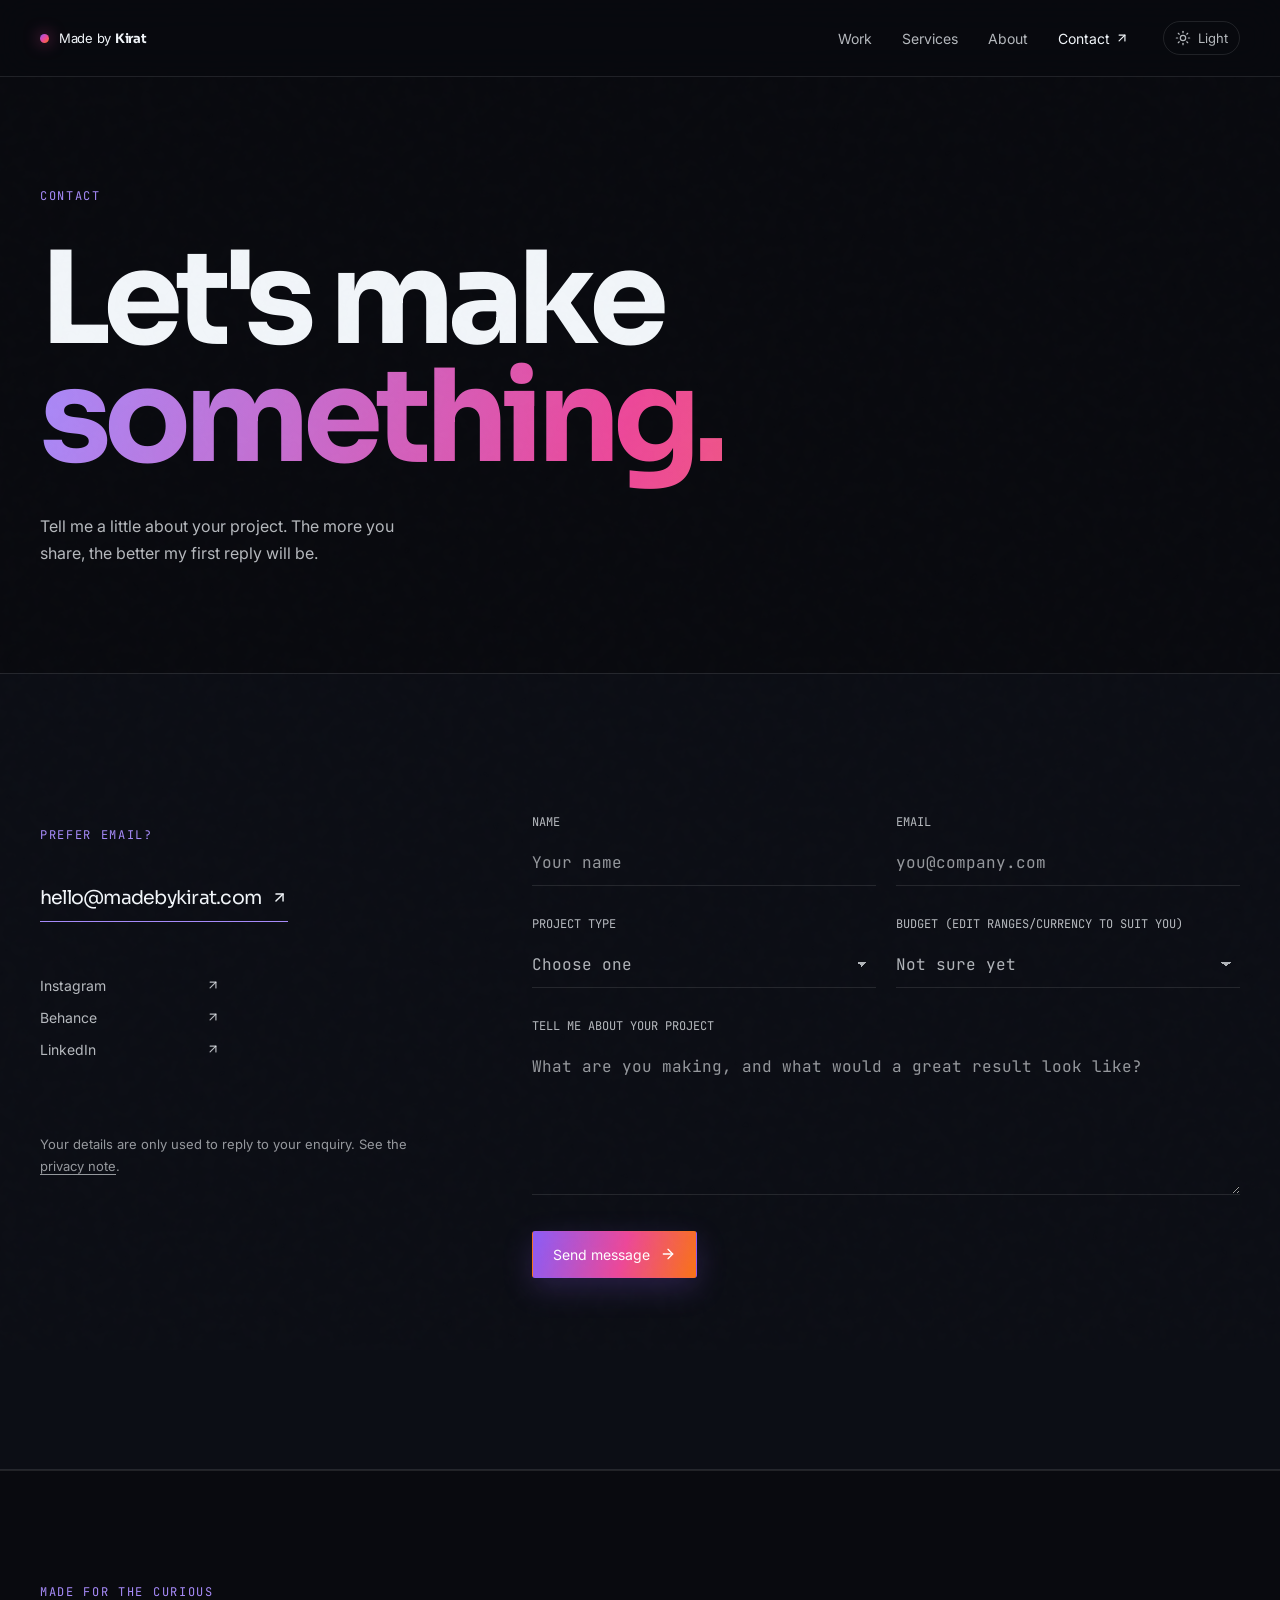
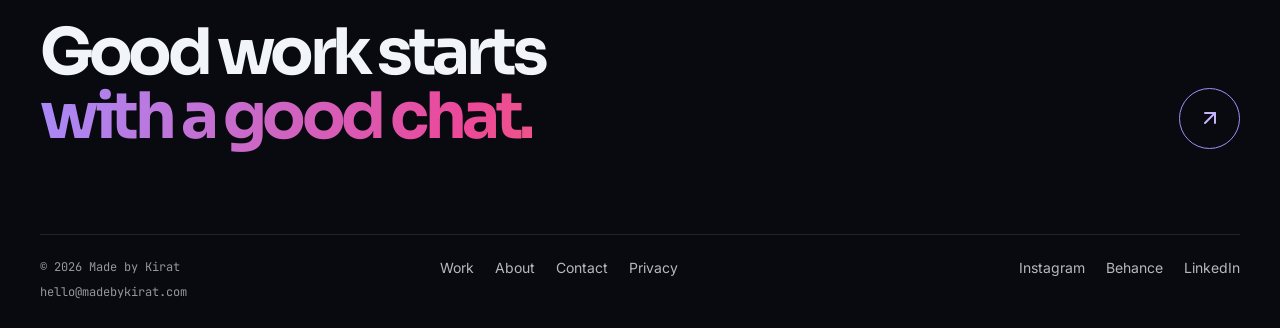
<file: contact.html>
<!DOCTYPE html>
<html lang="en" class="dark">
<head>
  <meta charset="UTF-8">
  <meta name="viewport" content="width=device-width, initial-scale=1.0">
  <title>Contact — Made by Kirat</title>
  <meta name="description" content="Start a project with Made by Kirat — branding, design, motion, video and marketing.">
  <meta name="theme-color" content="#090a0f">

  <!-- TODO: replace YOUR-DOMAIN.com with your real domain -->
  <link rel="canonical" href="https://YOUR-DOMAIN.com/contact.html">
  <meta property="og:title" content="Contact — Made by Kirat">
  <meta property="og:description" content="Start a project with Made by Kirat — branding, design, motion, video and marketing.">
  <meta property="og:type" content="website">
  <meta property="og:url" content="https://YOUR-DOMAIN.com/contact.html">
  <meta property="og:image" content="https://YOUR-DOMAIN.com/og-image.png">
  <meta name="twitter:card" content="summary_large_image">

  <link rel="icon" type="image/svg+xml" href="favicon.svg">
  <link rel="icon" href="favicon.ico" sizes="any">
  <link rel="apple-touch-icon" sizes="180x180" href="apple-touch-icon.png">

  <link rel="preconnect" href="https://fonts.googleapis.com">
  <link rel="preconnect" href="https://fonts.gstatic.com" crossorigin>
  <link href="https://fonts.googleapis.com/css2?family=Inter:wght@100..900&family=JetBrains+Mono:wght@100..800&family=Sora:wght@100..800&display=swap" rel="stylesheet">
  <link rel="stylesheet" href="styles.css">

  <script>
    document.documentElement.classList.add('js');
    try { if (localStorage.getItem('mbk-theme') === 'light') document.documentElement.classList.remove('dark'); } catch (e) {}
  </script>
</head>
<body>
  <a class="skip-link" href="#main">Skip to content</a>
  <div class="portfolio-app">
    <div class="custom-cursor" aria-hidden="true"></div>

    <header class="site-header" id="site-header">
      <div class="container-wide nav-inner">
        <a class="brand-mark" data-cursor="hover" href="index.html">
          <span class="brand-dot"></span>
          <span>Made by <strong>Kirat</strong></span>
        </a>
        <nav class="desktop-nav" aria-label="Primary navigation">
          <a data-cursor="hover" href="index.html#work">Work</a>
          <a data-cursor="hover" href="index.html#services">Services</a>
          <a data-cursor="hover" href="index.html#about">About</a>
          <a data-cursor="hover" href="contact.html">Contact <svg xmlns="http://www.w3.org/2000/svg" width="14" height="14" viewBox="0 0 24 24" fill="none" stroke="currentColor" stroke-width="2" stroke-linecap="round" stroke-linejoin="round" aria-hidden="true"><path d="M7 7h10v10"/><path d="M7 17 17 7"/></svg></a>
        </nav>
        <div class="nav-actions">
          <button type="button" class="theme-toggle" id="theme-toggle" data-cursor="hover" aria-label="Switch to light theme">
            <svg class="icon-sun" xmlns="http://www.w3.org/2000/svg" width="16" height="16" viewBox="0 0 24 24" fill="none" stroke="currentColor" stroke-width="1.8" stroke-linecap="round" stroke-linejoin="round" aria-hidden="true"><circle cx="12" cy="12" r="4"/><path d="M12 2v2"/><path d="M12 20v2"/><path d="m4.93 4.93 1.41 1.41"/><path d="m17.66 17.66 1.41 1.41"/><path d="M2 12h2"/><path d="M20 12h2"/><path d="m6.34 17.66-1.41 1.41"/><path d="m19.07 4.93-1.41 1.41"/></svg>
            <svg class="icon-moon" xmlns="http://www.w3.org/2000/svg" width="16" height="16" viewBox="0 0 24 24" fill="none" stroke="currentColor" stroke-width="1.8" stroke-linecap="round" stroke-linejoin="round" aria-hidden="true"><path d="M12 3a6 6 0 0 0 9 9 9 9 0 1 1-9-9Z"/></svg>
            <span class="theme-label">Light</span>
          </button>
          <button type="button" class="mobile-menu-button" id="mobile-menu-toggle" data-cursor="hover" aria-label="Open menu" aria-expanded="false" aria-controls="mobile-nav">
            <svg xmlns="http://www.w3.org/2000/svg" width="20" height="20" viewBox="0 0 24 24" fill="none" stroke="currentColor" stroke-width="2" stroke-linecap="round" stroke-linejoin="round" aria-hidden="true"><path d="M4 5h16"/><path d="M4 12h16"/><path d="M4 19h16"/></svg>
          </button>
        </div>
      </div>
      <nav class="mobile-nav" id="mobile-nav" aria-label="Mobile navigation" hidden>
        <a href="index.html#work">Work
          <svg xmlns="http://www.w3.org/2000/svg" width="18" height="18" viewBox="0 0 24 24" fill="none" stroke="currentColor" stroke-width="2" stroke-linecap="round" stroke-linejoin="round" aria-hidden="true"><path d="M5 12h14"/><path d="m12 5 7 7-7 7"/></svg>
        </a>
        <a href="index.html#services">Services
          <svg xmlns="http://www.w3.org/2000/svg" width="18" height="18" viewBox="0 0 24 24" fill="none" stroke="currentColor" stroke-width="2" stroke-linecap="round" stroke-linejoin="round" aria-hidden="true"><path d="M5 12h14"/><path d="m12 5 7 7-7 7"/></svg>
        </a>
        <a href="index.html#about">About
          <svg xmlns="http://www.w3.org/2000/svg" width="18" height="18" viewBox="0 0 24 24" fill="none" stroke="currentColor" stroke-width="2" stroke-linecap="round" stroke-linejoin="round" aria-hidden="true"><path d="M5 12h14"/><path d="m12 5 7 7-7 7"/></svg>
        </a>
        <a href="contact.html">Contact
          <svg xmlns="http://www.w3.org/2000/svg" width="18" height="18" viewBox="0 0 24 24" fill="none" stroke="currentColor" stroke-width="2" stroke-linecap="round" stroke-linejoin="round" aria-hidden="true"><path d="M5 12h14"/><path d="m12 5 7 7-7 7"/></svg>
        </a>
      </nav>
    </header>

    <main id="main">
      <section class="contact-hero">
        <div class="container-wide">
          <div data-reveal>
            <p class="eyebrow">Contact</p>
            <h1>Let's make<br><span class="gradient-text">something.</span></h1>
            <p class="contact-intro">Tell me a little about your project. The more you share, the better my first reply will be.</p>
          </div>
        </div>
      </section>

      <section class="section-pad contact-form-section">
        <div class="container-wide contact-grid">
          <div data-reveal>
            <p class="eyebrow">Prefer email?</p>
            <a class="contact-email" data-cursor="hover" href="mailto:hello@madebykirat.com">hello@madebykirat.com <svg xmlns="http://www.w3.org/2000/svg" width="17" height="17" viewBox="0 0 24 24" fill="none" stroke="currentColor" stroke-width="2" stroke-linecap="round" stroke-linejoin="round" aria-hidden="true"><path d="M7 7h10v10"/><path d="M7 17 17 7"/></svg></a>
            <div class="contact-social-list">
              <a data-cursor="hover" href="https://instagram.com/" target="_blank" rel="noreferrer">Instagram <svg xmlns="http://www.w3.org/2000/svg" width="14" height="14" viewBox="0 0 24 24" fill="none" stroke="currentColor" stroke-width="2" stroke-linecap="round" stroke-linejoin="round" aria-hidden="true"><path d="M7 7h10v10"/><path d="M7 17 17 7"/></svg></a>
              <a data-cursor="hover" href="https://behance.net/" target="_blank" rel="noreferrer">Behance <svg xmlns="http://www.w3.org/2000/svg" width="14" height="14" viewBox="0 0 24 24" fill="none" stroke="currentColor" stroke-width="2" stroke-linecap="round" stroke-linejoin="round" aria-hidden="true"><path d="M7 7h10v10"/><path d="M7 17 17 7"/></svg></a>
              <a data-cursor="hover" href="https://linkedin.com/" target="_blank" rel="noreferrer">LinkedIn <svg xmlns="http://www.w3.org/2000/svg" width="14" height="14" viewBox="0 0 24 24" fill="none" stroke="currentColor" stroke-width="2" stroke-linecap="round" stroke-linejoin="round" aria-hidden="true"><path d="M7 7h10v10"/><path d="M7 17 17 7"/></svg></a>
            </div>
            <p class="contact-note">Your details are only used to reply to your enquiry. See the <a href="privacy.html" style="border-bottom:1px solid currentColor">privacy note</a>.</p>
          </div>

          <!-- TODO: create a free form at formspree.io and replace YOUR_FORM_ID below.
               Until then, submitting opens the visitor's email app with the message filled in. -->
          <form class="contact-form" id="contact-form" action="https://formspree.io/f/YOUR_FORM_ID" method="POST" data-fallback-email="hello@madebykirat.com" data-reveal style="--reveal-delay: 100ms">
            <div class="form-row">
              <label>Name
                <input type="text" name="name" placeholder="Your name" autocomplete="name" required>
              </label>
              <label>Email
                <input type="email" name="email" placeholder="you@company.com" autocomplete="email" required>
              </label>
            </div>
            <div class="form-row">
              <label>Project type
                <select name="project_type" required>
                  <option value="" disabled selected>Choose one</option>
                  <option>Branding</option>
                  <option>Graphic design</option>
                  <option>Motion / Animation</option>
                  <option>Video editing</option>
                  <option>Digital marketing</option>
                  <option>Something else</option>
                </select>
              </label>
              <label>Budget (edit ranges/currency to suit you)
                <select name="budget">
                  <option value="Not sure yet" selected>Not sure yet</option>
                  <option>Under $1,000</option>
                  <option>$1,000 – $3,000</option>
                  <option>$3,000 – $10,000</option>
                  <option>$10,000+</option>
                </select>
              </label>
            </div>
            <label>Tell me about your project
              <textarea name="message" rows="6" placeholder="What are you making, and what would a great result look like?" required></textarea>
            </label>
            <div class="honeypot" aria-hidden="true"><label>Leave this empty <input type="text" name="_gotcha" tabindex="-1" autocomplete="off"></label></div>
            <button type="submit" class="button-primary submit-button" data-cursor="hover">Send message <svg xmlns="http://www.w3.org/2000/svg" width="16" height="16" viewBox="0 0 24 24" fill="none" stroke="currentColor" stroke-width="2" stroke-linecap="round" stroke-linejoin="round" aria-hidden="true"><path d="M5 12h14"/><path d="m12 5 7 7-7 7"/></svg></button>
            <p class="form-status" id="form-status" role="status" aria-live="polite"></p>
          </form>
        </div>
      </section>
    </main>

    <footer class="site-footer">
      <div class="container-wide footer-top">
        <div>
          <p class="eyebrow">Made for the curious</p>
          <h2>Good work starts<br><span class="gradient-text">with a good chat.</span></h2>
        </div>
        <a class="circle-arrow" data-cursor="hover" aria-label="Go to contact page" href="contact.html">
          <svg xmlns="http://www.w3.org/2000/svg" width="24" height="24" viewBox="0 0 24 24" fill="none" stroke="currentColor" stroke-width="2" stroke-linecap="round" stroke-linejoin="round" aria-hidden="true"><path d="M7 7h10v10"/><path d="M7 17 17 7"/></svg>
        </a>
      </div>
      <div class="container-wide footer-bottom">
        <span class="footer-copyright">© <span id="year">2026</span> Made by Kirat</span>
        <div class="footer-links">
          <a data-cursor="hover" href="index.html#work">Work</a>
          <a data-cursor="hover" href="index.html#about">About</a>
          <a data-cursor="hover" href="contact.html">Contact</a>
          <a data-cursor="hover" href="privacy.html">Privacy</a>
        </div>
        <div class="footer-socials">
          <a href="https://instagram.com/" target="_blank" rel="noreferrer" data-cursor="hover">Instagram</a>
          <a href="https://behance.net/" target="_blank" rel="noreferrer" data-cursor="hover">Behance</a>
          <a href="https://linkedin.com/" target="_blank" rel="noreferrer" data-cursor="hover">LinkedIn</a>
        </div>
      </div>
      <div class="container-wide footer-email">
        <a href="mailto:hello@madebykirat.com" data-cursor="hover">hello@madebykirat.com</a>
      </div>
    </footer>
  </div>

  <script src="script.js"></script>
</body>
</html>
</file>
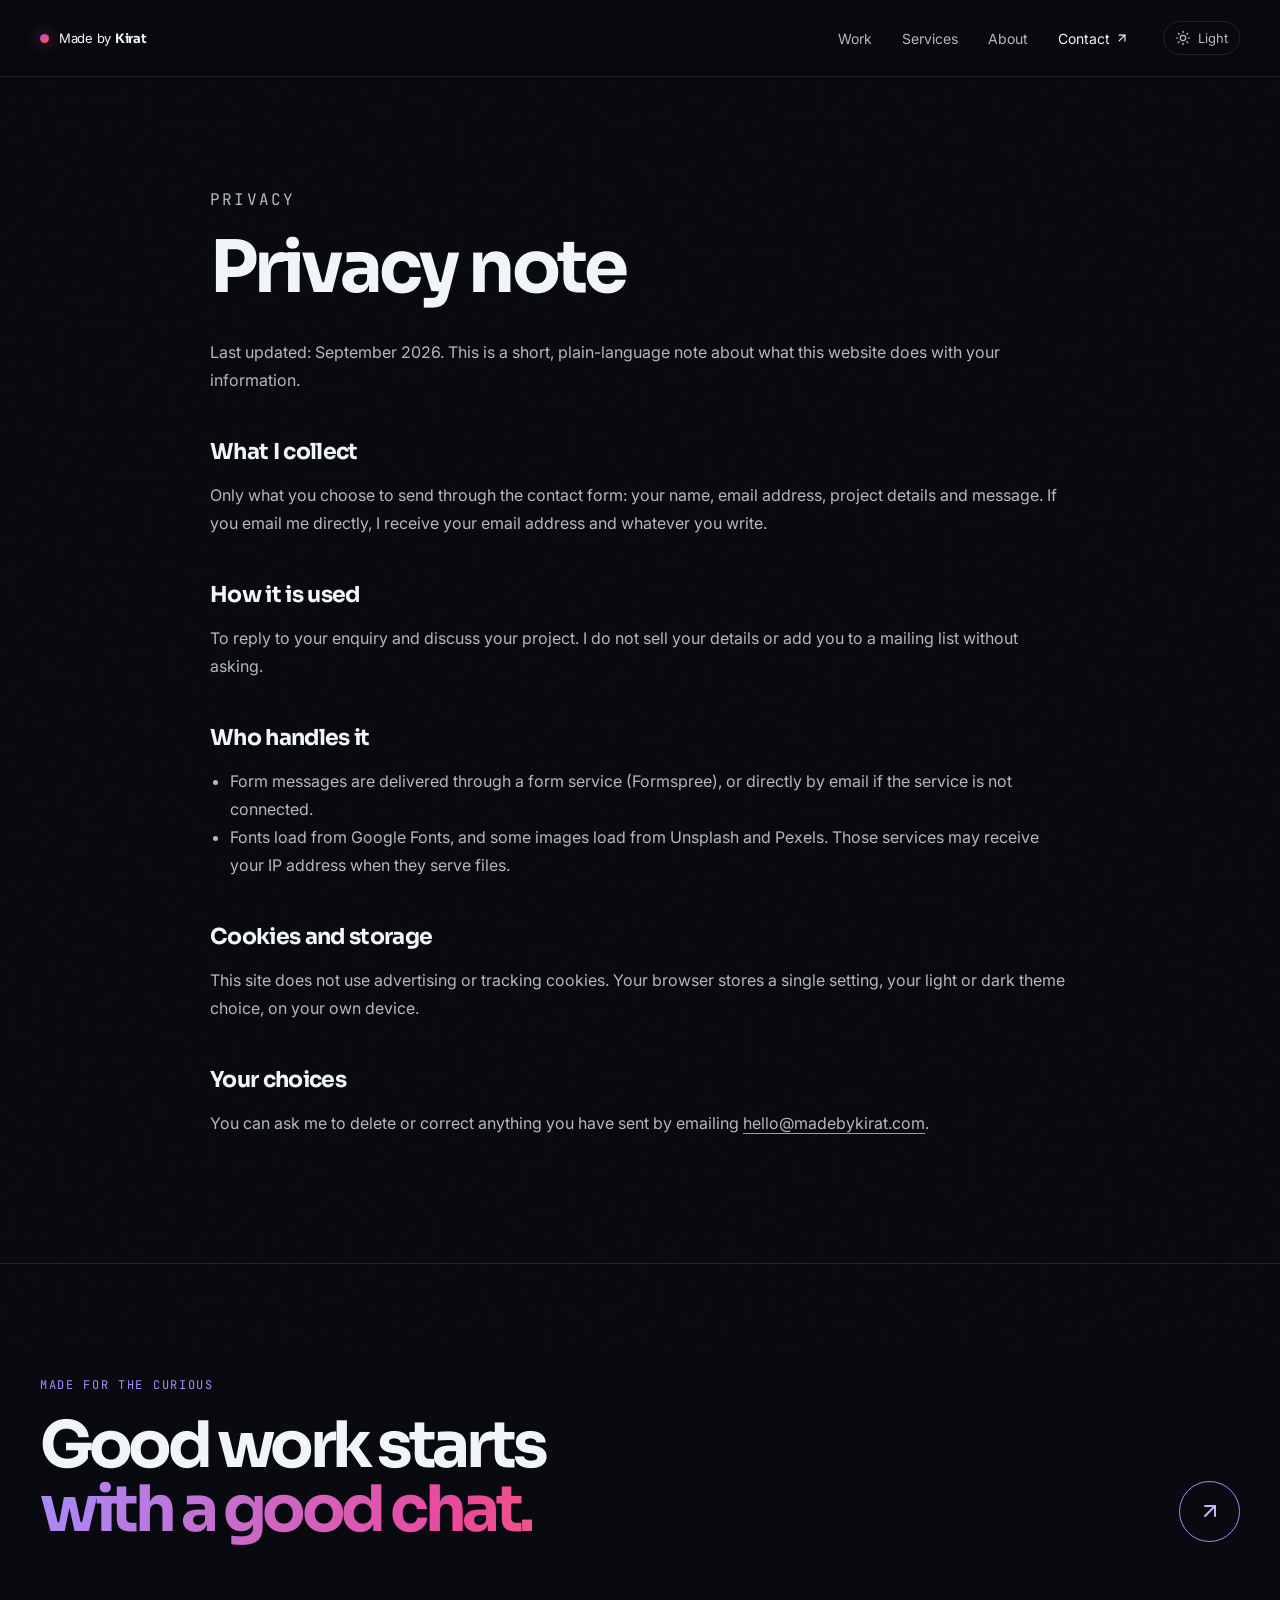
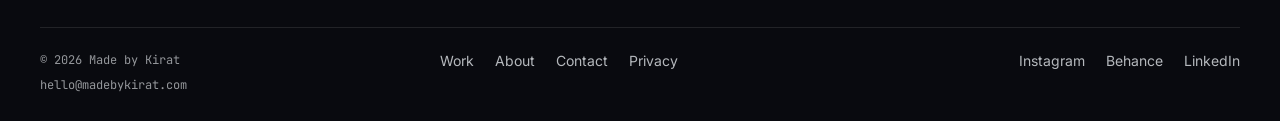
<file: privacy.html>
<!DOCTYPE html>
<html lang="en" class="dark">
<head>
  <meta charset="UTF-8">
  <meta name="viewport" content="width=device-width, initial-scale=1.0">
  <title>Privacy — Made by Kirat</title>
  <meta name="description" content="How Made by Kirat handles your information.">
  <meta name="theme-color" content="#090a0f">

  <!-- TODO: replace YOUR-DOMAIN.com with your real domain -->
  <link rel="canonical" href="https://YOUR-DOMAIN.com/privacy.html">
  <meta property="og:title" content="Privacy — Made by Kirat">
  <meta property="og:description" content="How Made by Kirat handles your information.">
  <meta property="og:type" content="website">
  <meta property="og:url" content="https://YOUR-DOMAIN.com/privacy.html">
  <meta property="og:image" content="https://YOUR-DOMAIN.com/og-image.png">
  <meta name="twitter:card" content="summary_large_image">

  <link rel="icon" type="image/svg+xml" href="favicon.svg">
  <link rel="icon" href="favicon.ico" sizes="any">
  <link rel="apple-touch-icon" sizes="180x180" href="apple-touch-icon.png">

  <link rel="preconnect" href="https://fonts.googleapis.com">
  <link rel="preconnect" href="https://fonts.gstatic.com" crossorigin>
  <link href="https://fonts.googleapis.com/css2?family=Inter:wght@100..900&family=JetBrains+Mono:wght@100..800&family=Sora:wght@100..800&display=swap" rel="stylesheet">
  <link rel="stylesheet" href="styles.css">

  <script>
    document.documentElement.classList.add('js');
    try { if (localStorage.getItem('mbk-theme') === 'light') document.documentElement.classList.remove('dark'); } catch (e) {}
  </script>
</head>
<body>
  <a class="skip-link" href="#main">Skip to content</a>
  <div class="portfolio-app">
    <div class="custom-cursor" aria-hidden="true"></div>

    <header class="site-header" id="site-header">
      <div class="container-wide nav-inner">
        <a class="brand-mark" data-cursor="hover" href="index.html">
          <span class="brand-dot"></span>
          <span>Made by <strong>Kirat</strong></span>
        </a>
        <nav class="desktop-nav" aria-label="Primary navigation">
          <a data-cursor="hover" href="index.html#work">Work</a>
          <a data-cursor="hover" href="index.html#services">Services</a>
          <a data-cursor="hover" href="index.html#about">About</a>
          <a data-cursor="hover" href="contact.html">Contact <svg xmlns="http://www.w3.org/2000/svg" width="14" height="14" viewBox="0 0 24 24" fill="none" stroke="currentColor" stroke-width="2" stroke-linecap="round" stroke-linejoin="round" aria-hidden="true"><path d="M7 7h10v10"/><path d="M7 17 17 7"/></svg></a>
        </nav>
        <div class="nav-actions">
          <button type="button" class="theme-toggle" id="theme-toggle" data-cursor="hover" aria-label="Switch to light theme">
            <svg class="icon-sun" xmlns="http://www.w3.org/2000/svg" width="16" height="16" viewBox="0 0 24 24" fill="none" stroke="currentColor" stroke-width="1.8" stroke-linecap="round" stroke-linejoin="round" aria-hidden="true"><circle cx="12" cy="12" r="4"/><path d="M12 2v2"/><path d="M12 20v2"/><path d="m4.93 4.93 1.41 1.41"/><path d="m17.66 17.66 1.41 1.41"/><path d="M2 12h2"/><path d="M20 12h2"/><path d="m6.34 17.66-1.41 1.41"/><path d="m19.07 4.93-1.41 1.41"/></svg>
            <svg class="icon-moon" xmlns="http://www.w3.org/2000/svg" width="16" height="16" viewBox="0 0 24 24" fill="none" stroke="currentColor" stroke-width="1.8" stroke-linecap="round" stroke-linejoin="round" aria-hidden="true"><path d="M12 3a6 6 0 0 0 9 9 9 9 0 1 1-9-9Z"/></svg>
            <span class="theme-label">Light</span>
          </button>
          <button type="button" class="mobile-menu-button" id="mobile-menu-toggle" data-cursor="hover" aria-label="Open menu" aria-expanded="false" aria-controls="mobile-nav">
            <svg xmlns="http://www.w3.org/2000/svg" width="20" height="20" viewBox="0 0 24 24" fill="none" stroke="currentColor" stroke-width="2" stroke-linecap="round" stroke-linejoin="round" aria-hidden="true"><path d="M4 5h16"/><path d="M4 12h16"/><path d="M4 19h16"/></svg>
          </button>
        </div>
      </div>
      <nav class="mobile-nav" id="mobile-nav" aria-label="Mobile navigation" hidden>
        <a href="index.html#work">Work
          <svg xmlns="http://www.w3.org/2000/svg" width="18" height="18" viewBox="0 0 24 24" fill="none" stroke="currentColor" stroke-width="2" stroke-linecap="round" stroke-linejoin="round" aria-hidden="true"><path d="M5 12h14"/><path d="m12 5 7 7-7 7"/></svg>
        </a>
        <a href="index.html#services">Services
          <svg xmlns="http://www.w3.org/2000/svg" width="18" height="18" viewBox="0 0 24 24" fill="none" stroke="currentColor" stroke-width="2" stroke-linecap="round" stroke-linejoin="round" aria-hidden="true"><path d="M5 12h14"/><path d="m12 5 7 7-7 7"/></svg>
        </a>
        <a href="index.html#about">About
          <svg xmlns="http://www.w3.org/2000/svg" width="18" height="18" viewBox="0 0 24 24" fill="none" stroke="currentColor" stroke-width="2" stroke-linecap="round" stroke-linejoin="round" aria-hidden="true"><path d="M5 12h14"/><path d="m12 5 7 7-7 7"/></svg>
        </a>
        <a href="contact.html">Contact
          <svg xmlns="http://www.w3.org/2000/svg" width="18" height="18" viewBox="0 0 24 24" fill="none" stroke="currentColor" stroke-width="2" stroke-linecap="round" stroke-linejoin="round" aria-hidden="true"><path d="M5 12h14"/><path d="m12 5 7 7-7 7"/></svg>
        </a>
      </nav>
    </header>

    <main id="main">
      <section class="prose-page">
        <div class="container-narrow" data-reveal>
          <p class="eyebrow">Privacy</p>
          <h1>Privacy note</h1>
          <p>Last updated: September 2026. This is a short, plain-language note about what this website does with your information.</p>

          <h2>What I collect</h2>
          <p>Only what you choose to send through the contact form: your name, email address, project details and message. If you email me directly, I receive your email address and whatever you write.</p>

          <h2>How it is used</h2>
          <p>To reply to your enquiry and discuss your project. I do not sell your details or add you to a mailing list without asking.</p>

          <h2>Who handles it</h2>
          <ul>
            <li>Form messages are delivered through a form service (Formspree), or directly by email if the service is not connected.</li>
            <li>Fonts load from Google Fonts, and some images load from Unsplash and Pexels. Those services may receive your IP address when they serve files.</li>
          </ul>

          <h2>Cookies and storage</h2>
          <p>This site does not use advertising or tracking cookies. Your browser stores a single setting, your light or dark theme choice, on your own device.</p>

          <h2>Your choices</h2>
          <p>You can ask me to delete or correct anything you have sent by emailing <a href="mailto:hello@madebykirat.com">hello@madebykirat.com</a>.</p>
        </div>
      </section>
    </main>

    <footer class="site-footer">
      <div class="container-wide footer-top">
        <div>
          <p class="eyebrow">Made for the curious</p>
          <h2>Good work starts<br><span class="gradient-text">with a good chat.</span></h2>
        </div>
        <a class="circle-arrow" data-cursor="hover" aria-label="Go to contact page" href="contact.html">
          <svg xmlns="http://www.w3.org/2000/svg" width="24" height="24" viewBox="0 0 24 24" fill="none" stroke="currentColor" stroke-width="2" stroke-linecap="round" stroke-linejoin="round" aria-hidden="true"><path d="M7 7h10v10"/><path d="M7 17 17 7"/></svg>
        </a>
      </div>
      <div class="container-wide footer-bottom">
        <span class="footer-copyright">© <span id="year">2026</span> Made by Kirat</span>
        <div class="footer-links">
          <a data-cursor="hover" href="index.html#work">Work</a>
          <a data-cursor="hover" href="index.html#about">About</a>
          <a data-cursor="hover" href="contact.html">Contact</a>
          <a data-cursor="hover" href="privacy.html">Privacy</a>
        </div>
        <div class="footer-socials">
          <a href="https://instagram.com/" target="_blank" rel="noreferrer" data-cursor="hover">Instagram</a>
          <a href="https://behance.net/" target="_blank" rel="noreferrer" data-cursor="hover">Behance</a>
          <a href="https://linkedin.com/" target="_blank" rel="noreferrer" data-cursor="hover">LinkedIn</a>
        </div>
      </div>
      <div class="container-wide footer-email">
        <a href="mailto:hello@madebykirat.com" data-cursor="hover">hello@madebykirat.com</a>
      </div>
    </footer>
  </div>

  <script src="script.js"></script>
</body>
</html>
</file>
<file: styles.css>
/* ==========================================================
   Made by Kirat — Creative studio
   styles.css
   Fonts (Sora, Inter, JetBrains Mono) are loaded from Google
   Fonts in index.html.
   ========================================================== */

html { font-family: "Inter", system-ui, -apple-system, "Segoe UI", sans-serif; scroll-behavior: smooth; background: var(--background); color: var(--foreground); }
* { border-color: var(--border); outline-color: var(--ring); }

:root { --background: #f8fafc; --foreground: #0f172a; --card: #ffffff; --muted: #edf2f7; --muted-foreground: #475569; --border: rgba(15, 23, 42, 0.12); --ring: #8b5cf6; }

.dark { --background: #090a0f; --foreground: #f1f5f9; --card: #12141d; --muted: #1a1d2b; --muted-foreground: #94a3b8; --border: rgba(255, 255, 255, 0.1); --ring: #a78bfa; }

@keyframes float-orb { 
  0%, 100% { transform: translate3d(0px, 0px, 0px) scale(1); }
  50% { transform: translate3d(20px, -24px, 0px) scale(1.08); }
}

@keyframes marquee { 
  0% { transform: translateX(0px); }
  100% { transform: translateX(-50%); }
}

@keyframes shimmer { 
  0% { background-position: 0% 50%; }
  100% { background-position: 200% 50%; }
}

@keyframes grain { 
  0%, 100% { transform: translate(0px, 0px); }
  25% { transform: translate(2%, -1%); }
  50% { transform: translate(-1%, 2%); }
  75% { transform: translate(1%, 1%); }
}

* { box-sizing: border-box; }

body { margin: 0px; min-width: 320px; background: var(--background); color: var(--foreground); font-family: "Inter", system-ui, -apple-system, "Segoe UI", sans-serif; transition: background-color 300ms, color 300ms; }

body::before { content: ""; position: fixed; inset: -50%; z-index: 20; pointer-events: none; opacity: 0.025; background-image: url("data:image/svg+xml,%3Csvg viewBox='0 0 180 180' xmlns='http://www.w3.org/2000/svg'%3E%3Cfilter id='n'%3E%3CfeTurbulence type='fractalNoise' baseFrequency='.8' numOctaves='4' stitchTiles='stitch'/%3E%3C/filter%3E%3Crect width='100%25' height='100%25' filter='url(%23n)' opacity='.55'/%3E%3C/svg%3E"); animation: 0.7s steps(2) 0s infinite normal none running grain; }

a, button, input, select, textarea { font: inherit; }

a { color: inherit; text-decoration: none; }

button { cursor: pointer; }

.portfolio-app { overflow: clip; min-height: 100vh; background: var(--background); }

.container-wide { width: min(1200px, 100% - 48px); margin-inline: auto; }

.container-narrow { width: min(860px, 100% - 48px); margin-inline: auto; }

.gradient-text { background: linear-gradient(105deg, rgb(167, 139, 250) 0%, rgb(236, 72, 153) 48%, rgb(251, 146, 60) 100%) 0% 0% / 180% auto text; color: transparent; animation: 7s linear 0s infinite normal none running shimmer; }

.muted-heading {
  color: var(--foreground);
  @supports (color: color-mix(in lab, red, red)) {
  color: color-mix(in srgb, var(--foreground) 42%, transparent);
}
}

.eyebrow { color: rgb(167, 139, 250); font-family: "JetBrains Mono", ui-monospace, SFMono-Regular, Menlo, monospace; font-size: 10px; letter-spacing: 0.14em; line-height: 1.5; text-transform: uppercase; }

.section-pad { padding: 140px 0px; }

.section-heading-row { align-items: flex-end; display: flex; justify-content: space-between; gap: 24px; margin-bottom: 64px; }

.section-heading-row h2, .about-copy h2, .testimonial-section blockquote, .contact-hero h1, .project-hero h1, .project-story h2, .results-layout h2, .final-cta h2, .next-project h2 { font-family: "Sora", "Inter", system-ui, sans-serif; letter-spacing: -0.055em; }

.section-heading-row h2, .about-copy h2 { font-size: clamp(2.6rem, 5vw, 5rem); line-height: 1.03; margin: 12px 0px 0px; }

.section-index {
  color: var(--foreground);
  @supports (color: color-mix(in lab, red, red)) {
  color: color-mix(in srgb, var(--foreground) 38%, transparent);
}
  font-family: "JetBrains Mono", ui-monospace, SFMono-Regular, Menlo, monospace; font-size: 11px;
}

.desktop-only { display: flex; }

.site-header {
  backdrop-filter: blur(18px); background: var(--background);
  @supports (color: color-mix(in lab, red, red)) {
  background: color-mix(in srgb, var(--background) 76%, transparent);
}
  border-bottom: 1px solid var(--border); position: fixed; top: 0px; width: 100%; z-index: 30;
}

.nav-inner { align-items: center; display: flex; height: 76px; justify-content: space-between; }

.brand-mark { align-items: center; display: inline-flex; font-size: 13px; gap: 10px; letter-spacing: -0.02em; }

.brand-mark strong { font-family: "Sora", "Inter", system-ui, sans-serif; font-weight: 700; }

.brand-dot { background: linear-gradient(135deg, rgb(139, 92, 246), rgb(236, 72, 153), rgb(249, 115, 22)); border-radius: 99px; box-shadow: rgba(236, 72, 153, 0.7) 0px 0px 16px; height: 9px; width: 9px; }

.desktop-nav { align-items: center; display: flex; gap: 30px; margin-left: auto; margin-right: 34px; }

.desktop-nav a, .footer-links a, .footer-socials a {
  color: var(--foreground);
  @supports (color: color-mix(in lab, red, red)) {
  color: color-mix(in srgb, var(--foreground) 60%, transparent);
}
  font-size: 12px; position: relative; transition: color 220ms;
}

.desktop-nav a::after, .footer-links a::after, .footer-socials a::after { background: linear-gradient(90deg, rgb(139, 92, 246), rgb(236, 72, 153)); bottom: -6px; content: ""; height: 1px; left: 0px; position: absolute; transform: scaleX(0); transform-origin: left center; transition: transform 220ms; width: 100%; }

.desktop-nav a:hover, .footer-links a:hover, .footer-socials a:hover { color: var(--foreground); }

.desktop-nav a:hover::after, .footer-links a:hover::after, .footer-socials a:hover::after { transform: scaleX(1); }

.desktop-nav a:last-child { align-items: center; color: var(--foreground); display: flex; gap: 5px; }

.nav-actions { align-items: center; display: flex; gap: 10px; }

.theme-toggle, .mobile-menu-button {
  align-items: center; background: transparent; border: 1px solid var(--border); border-radius: 99px; color: var(--foreground);
  @supports (color: color-mix(in lab, red, red)) {
  color: color-mix(in srgb, var(--foreground) 72%, transparent);
}
  display: flex; font-size: 11px; gap: 7px; padding: 8px 11px; transition: border-color 220ms, color 220ms, transform 220ms;
}

.theme-toggle:hover, .mobile-menu-button:hover { border-color: rgb(167, 139, 250); color: var(--foreground); transform: translateY(-2px); }

.mobile-menu-button { display: none; padding: 8px; }

.mobile-nav { background: var(--background); border-top: 1px solid var(--border); display: flex; flex-direction: column; padding: 14px 24px 20px; }

.mobile-nav a { align-items: center; border-bottom: 1px solid var(--border); display: flex; font-family: "Sora", "Inter", system-ui, sans-serif; font-size: 23px; justify-content: space-between; padding: 15px 0px; }

.hero-section { display: flex; min-height: 810px; overflow: hidden; padding: 200px 0px 86px; position: relative; }

.hero-content { display: flex; flex: 1 1 0%; flex-direction: column; position: relative; z-index: 1; }

.hero-eyebrow { align-items: center; display: flex; gap: 12px; }

.eyebrow-line { background: rgb(167, 139, 250); display: inline-block; height: 1px; width: 34px; }

.hero-section h1 { font-family: "Sora", "Inter", system-ui, sans-serif; font-size: clamp(4.1rem, 10vw, 9.8rem); letter-spacing: -0.09em; line-height: 0.92; margin: 46px 0px 54px; max-width: 940px; }

.hero-bottom { align-items: flex-end; display: flex; gap: 40px; justify-content: space-between; max-width: 780px; }

.hero-copy {
  color: var(--foreground);
  @supports (color: color-mix(in lab, red, red)) {
  color: color-mix(in srgb, var(--foreground) 57%, transparent);
}
  font-size: 15px; line-height: 1.7; max-width: 290px;
}

.hero-actions { align-items: center; display: flex; gap: 22px; }

.button-primary, .button-light, .button-quiet { align-items: center; border: 1px solid transparent; display: inline-flex; font-size: 12px; gap: 10px; justify-content: center; padding: 14px 20px; transition: transform 220ms, box-shadow 220ms, background-color 220ms; }

.button-primary { background: linear-gradient(105deg, rgb(139, 92, 246), rgb(236, 72, 153) 55%, rgb(249, 115, 22)); border-radius: 3px; box-shadow: rgba(139, 92, 246, 0.22) 0px 10px 30px; color: white; }

.button-primary:hover { box-shadow: rgba(236, 72, 153, 0.3) 0px 14px 36px; transform: translateY(-3px); }

.button-quiet {
  border-bottom-color: var(--foreground);
  @supports (color: color-mix(in lab, red, red)) {
  border-bottom-color: color-mix(in srgb, var(--foreground) 28%, transparent);
}
  color: var(--foreground);
  @supports (color: color-mix(in lab, red, red)) {
  color: color-mix(in srgb, var(--foreground) 72%, transparent);
}
  padding-inline: 0px;
}

.button-quiet:hover { border-bottom-color: rgb(167, 139, 250); color: var(--foreground); transform: translateX(3px); }

.hero-scroll-note {
  align-items: center; bottom: 15px; color: var(--foreground);
  @supports (color: color-mix(in lab, red, red)) {
  color: color-mix(in srgb, var(--foreground) 36%, transparent);
}
  display: flex; font-family: "JetBrains Mono", ui-monospace, SFMono-Regular, Menlo, monospace; font-size: 9px; gap: 13px; position: absolute; right: 0px; text-transform: uppercase; transform: rotate(90deg); transform-origin: right center;
}

.scroll-line {
  background: var(--foreground);
  @supports (color: color-mix(in lab, red, red)) {
  background: color-mix(in srgb, var(--foreground) 30%, transparent);
}
  height: 1px; width: 50px;
}

.hero-side-label {
  color: var(--foreground);
  @supports (color: color-mix(in lab, red, red)) {
  color: color-mix(in srgb, var(--foreground) 32%, transparent);
}
  font-family: "JetBrains Mono", ui-monospace, SFMono-Regular, Menlo, monospace; font-size: 10px; position: absolute; right: 38px; top: 170px; writing-mode: vertical-rl;
}

.hero-orb { border-radius: 999px; filter: blur(60px); opacity: 0.25; pointer-events: none; position: absolute; }

.orb-one { animation: 8s ease-in-out 0s infinite normal none running float-orb; background: rgb(139, 92, 246); height: 340px; right: 11%; top: 21%; width: 340px; }

.orb-two { animation: 10s ease-in-out -2s infinite normal none running float-orb; background: rgb(236, 72, 153); height: 250px; right: 31%; top: 43%; width: 250px; }

.orb-three { animation: 12s ease-in-out -5s infinite normal none running float-orb; background: rgb(249, 115, 22); height: 180px; right: 4%; top: 58%; width: 180px; }

.custom-cursor { background: radial-gradient(circle, rgba(236, 72, 153, 0.55), rgba(139, 92, 246, 0.15) 52%, transparent 70%); border-radius: 99px; height: 100px; left: -50px; pointer-events: none; position: fixed; top: -50px; width: 100px; z-index: 50; }

.custom-cursor.is-hovering { background: radial-gradient(circle, rgba(249, 115, 22, 0.7), rgba(236, 72, 153, 0.22) 48%, transparent 72%); height: 140px; left: -70px; top: -70px; width: 140px; }

.services-section {
  background: var(--card);
  @supports (color: color-mix(in lab, red, red)) {
  background: color-mix(in srgb, var(--card) 43%, transparent);
}
  border-block: 1px solid var(--border);
}

.services-grid { display: grid; gap: 16px; grid-template-columns: repeat(5, minmax(0px, 1fr)); }

.service-card { border: 1px solid var(--border); min-height: 285px; padding: 24px; position: relative; transition: border-color 240ms, box-shadow 240ms, transform 240ms, background-color 240ms; }

.service-card:hover {
  background: var(--card);
  @supports (color: color-mix(in lab, red, red)) {
  background: color-mix(in srgb, var(--card) 75%, transparent);
}
  border-color: rgba(167, 139, 250, 0.5); box-shadow: rgba(0, 0, 0, 0.16) 0px 22px 50px, rgba(139, 92, 246, 0.12) 0px 0px 34px; transform: translateY(-7px);
}

.service-top { align-items: flex-start; display: flex; justify-content: space-between; }

.service-number, .project-year {
  color: var(--foreground);
  @supports (color: color-mix(in lab, red, red)) {
  color: color-mix(in srgb, var(--foreground) 32%, transparent);
}
  font-family: "JetBrains Mono", ui-monospace, SFMono-Regular, Menlo, monospace; font-size: 10px;
}

.service-icon { color: rgb(196, 181, 253); font-size: 26px; }

.service-card h3 { font-family: "Sora", "Inter", system-ui, sans-serif; font-size: 20px; letter-spacing: -0.04em; margin: 77px 0px 14px; }

.service-card p {
  color: var(--foreground);
  @supports (color: color-mix(in lab, red, red)) {
  color: color-mix(in srgb, var(--foreground) 50%, transparent);
}
  font-size: 12px; line-height: 1.65;
}

.service-arrow { bottom: 23px; color: rgb(167, 139, 250); position: absolute; right: 23px; transition: transform 220ms; }

.service-card:hover .service-arrow { transform: translate(3px, -3px); }

.rotate-neg { transform: rotate(-45deg); }

.work-section { background: var(--background); }

.text-link { align-items: center; border-bottom: 1px solid rgb(167, 139, 250); display: inline-flex; font-size: 12px; gap: 11px; padding-bottom: 7px; transition: gap 220ms, color 220ms; }

.text-link:hover { color: rgb(196, 181, 253); gap: 16px; }

.work-grid { display: grid; gap: 48px 24px; grid-template-columns: repeat(12, 1fr); }

.project-slot { grid-column: span 6; }

.slot-1, .slot-4 { grid-column: span 7; }

.slot-2, .slot-3 { grid-column: span 5; }

.slot-5 { grid-column: 2 / span 10; }

.project-card { display: block; }

.project-image-wrap { aspect-ratio: 1.35 / 1; overflow: hidden; position: relative; }

.slot-2 .project-image-wrap, .slot-3 .project-image-wrap { aspect-ratio: 0.98 / 1; }

.slot-5 .project-image-wrap { aspect-ratio: 2 / 0.9; }

.project-image-wrap img { height: 100%; object-fit: cover; opacity: 0.82; transform: scale(1.01); transition: filter 500ms, opacity 500ms, transform 700ms cubic-bezier(0.2, 0.8, 0.2, 1); width: 100%; }

.project-color-wash { inset: 0px; mix-blend-mode: color; opacity: 0.28; position: absolute; transition: opacity 500ms; }

.project-open { align-items: center; background: var(--foreground); border-radius: 99px; color: var(--background); display: flex; height: 45px; justify-content: center; opacity: 0; position: absolute; right: 22px; top: 22px; transform: scale(0.75); transition: opacity 300ms, transform 300ms; width: 45px; }

.project-card:hover .project-image-wrap img { filter: saturate(1.3); opacity: 1; transform: scale(1.06); }

.project-card:hover .project-color-wash { opacity: 0.43; }

.project-card:hover .project-open { opacity: 1; transform: scale(1); }

.project-meta { align-items: flex-start; display: flex; justify-content: space-between; padding: 19px 0px 0px; }

.project-category { color: rgb(167, 139, 250); font-family: "JetBrains Mono", ui-monospace, SFMono-Regular, Menlo, monospace; font-size: 9px; letter-spacing: 0.1em; margin: 0px 0px 7px; text-transform: uppercase; }

.project-meta h3 { font-family: "Sora", "Inter", system-ui, sans-serif; font-size: 18px; letter-spacing: -0.04em; margin: 0px; }

.about-section {
  background: var(--card);
  @supports (color: color-mix(in lab, red, red)) {
  background: color-mix(in srgb, var(--card) 43%, transparent);
}
  border-top: 1px solid var(--border);
}

.about-layout { align-items: center; display: grid; gap: clamp(48px, 8vw, 130px); grid-template-columns: minmax(260px, 0.88fr) 1fr; }

.about-image-wrap { position: relative; }

.about-image-wrap::after { border: 1px solid rgba(167, 139, 250, 0.55); content: ""; inset: 18px -18px -18px 18px; position: absolute; z-index: 0; }

.about-image-wrap img { aspect-ratio: 0.85 / 1; filter: grayscale(1); object-fit: cover; position: relative; transition: filter 500ms; width: 100%; z-index: 1; }

.about-image-wrap:hover img { filter: grayscale(0.25); }

.about-image-caption {
  background: var(--background); bottom: 16px; color: var(--foreground);
  @supports (color: color-mix(in lab, red, red)) {
  color: color-mix(in srgb, var(--foreground) 58%, transparent);
}
  font-family: "JetBrains Mono", ui-monospace, SFMono-Regular, Menlo, monospace; font-size: 9px; left: 16px; padding: 7px 9px; position: absolute; z-index: 2;
}

.about-copy h2 { margin-bottom: 31px; }

.about-lead { font-size: clamp(17px, 2.1vw, 23px); letter-spacing: -0.025em; line-height: 1.45; max-width: 570px; }

.about-detail {
  color: var(--foreground);
  @supports (color: color-mix(in lab, red, red)) {
  color: color-mix(in srgb, var(--foreground) 49%, transparent);
}
  font-size: 13px; line-height: 1.75; margin: 26px 0px 34px; max-width: 480px;
}

.stats-row { border-top: 1px solid var(--border); display: grid; grid-template-columns: repeat(3, 1fr); margin-top: 130px; padding-top: 30px; }

.stat-item { display: flex; flex-direction: column; gap: 7px; }

.stat-number { font-family: "Sora", "Inter", system-ui, sans-serif; font-size: clamp(3rem, 6vw, 5.4rem); letter-spacing: -0.09em; line-height: 1; }

.stat-number sup { color: rgb(167, 139, 250); font-size: 0.3em; margin-left: 3px; top: -0.9em; }

.stat-label {
  color: var(--foreground);
  @supports (color: color-mix(in lab, red, red)) {
  color: color-mix(in srgb, var(--foreground) 45%, transparent);
}
  font-family: "JetBrains Mono", ui-monospace, SFMono-Regular, Menlo, monospace; font-size: 9px; letter-spacing: 0.12em; text-transform: uppercase;
}

.clients-section { border-bottom: 1px solid var(--border); padding: 105px 0px 0px; }

.clients-heading { margin-bottom: 56px; }

.marquee-window { border-block: 1px solid var(--border); overflow: hidden; padding: 24px 0px; }

.marquee-track { align-items: center; animation: 26s linear 0s infinite normal none running marquee; display: flex; width: max-content; }

.client-logo {
  align-items: center; color: var(--foreground);
  @supports (color: color-mix(in lab, red, red)) {
  color: color-mix(in srgb, var(--foreground) 65%, transparent);
}
  display: flex; font-family: "Sora", "Inter", system-ui, sans-serif; font-size: 17px; font-weight: 700; gap: 24px; letter-spacing: 0.13em; margin-right: 72px;
}

.client-logo span { color: rgb(236, 72, 153); font-size: 12px; }

.process-section {
  background: var(--card);
  @supports (color: color-mix(in lab, red, red)) {
  background: color-mix(in srgb, var(--card) 43%, transparent);
}
  border-bottom: 1px solid var(--border);
}

.process-grid { display: grid; grid-template-columns: repeat(4, 1fr); position: relative; }

.process-grid::before { background: var(--border); content: ""; height: 1px; left: 0px; position: absolute; right: 0px; top: 34px; }

.process-step { padding-right: 26px; position: relative; }

.process-number { color: rgb(167, 139, 250); font-family: "JetBrains Mono", ui-monospace, SFMono-Regular, Menlo, monospace; font-size: 10px; }

.process-dot { background: var(--background); border: 1px solid rgb(167, 139, 250); border-radius: 99px; display: block; height: 9px; margin: 20px 0px 34px; position: relative; width: 9px; z-index: 1; }

.process-step h3 { font-family: "Sora", "Inter", system-ui, sans-serif; font-size: 22px; letter-spacing: -0.04em; margin: 0px 0px 13px; }

.process-step p {
  color: var(--foreground);
  @supports (color: color-mix(in lab, red, red)) {
  color: color-mix(in srgb, var(--foreground) 47%, transparent);
}
  font-size: 12px; line-height: 1.6; max-width: 170px;
}

.process-arrow { color: rgb(167, 139, 250); position: absolute; right: 25px; top: 31px; }

.testimonial-section { background: var(--background); }

.testimonial-layout { display: grid; grid-template-columns: minmax(0px, 1fr) 240px; gap: 70px; }

.quote-mark { color: rgb(167, 139, 250); font-family: Georgia, serif; font-size: 110px; height: 70px; line-height: 1; margin-top: 32px; }

.testimonial-section blockquote { font-size: clamp(1.8rem, 4vw, 3.55rem); line-height: 1.13; margin: 0px; max-width: 920px; }

.testimonial-author { align-items: center; display: flex; gap: 12px; margin-top: 42px; }

.author-avatar { align-items: center; background: linear-gradient(135deg, rgb(139, 92, 246), rgb(236, 72, 153)); border-radius: 99px; color: white; display: flex; font-family: "Sora", "Inter", system-ui, sans-serif; font-size: 13px; height: 34px; justify-content: center; width: 34px; }

.testimonial-author div { display: flex; flex-direction: column; gap: 3px; }

.testimonial-author strong { font-size: 12px; }

.testimonial-author span {
  color: var(--foreground);
  @supports (color: color-mix(in lab, red, red)) {
  color: color-mix(in srgb, var(--foreground) 45%, transparent);
}
  font-size: 10px;
}

.testimonial-controls { align-items: flex-end; display: flex; flex-direction: column; justify-content: space-between; }

.control-buttons { display: flex; gap: 8px; }

.control-buttons button { align-items: center; background: transparent; border: 1px solid var(--border); border-radius: 99px; color: var(--foreground); display: flex; height: 40px; justify-content: center; transition: background-color 220ms, border-color 220ms, transform 220ms; width: 40px; }

.control-buttons button:hover { background: rgb(139, 92, 246); border-color: rgb(139, 92, 246); transform: translateY(-3px); }

.testimonial-count { color: var(--foreground); font-family: "JetBrains Mono", ui-monospace, SFMono-Regular, Menlo, monospace; font-size: 22px; }

.testimonial-count span {
  color: var(--foreground);
  @supports (color: color-mix(in lab, red, red)) {
  color: color-mix(in srgb, var(--foreground) 30%, transparent);
}
  font-size: 11px;
}

.final-cta-section { padding: 0px 0px 140px; }

.final-cta { background: linear-gradient(120deg, rgb(54, 27, 113), rgb(114, 20, 95) 49%, rgb(166, 59, 29)); min-height: 470px; overflow: hidden; padding: clamp(45px, 8vw, 90px); position: relative; }

.final-cta::after { border: 1px solid rgba(255, 255, 255, 0.23); content: ""; inset: 16px; pointer-events: none; position: absolute; }

.final-cta .eyebrow, .final-cta h2, .final-cta .button-light { position: relative; z-index: 1; }

.final-cta h2 { color: white; font-size: clamp(3.2rem, 8vw, 7.8rem); line-height: 0.94; margin: 35px 0px 48px; }

.final-cta h2 span { color: rgba(255, 255, 255, 0.38); }

.button-light { background: white; color: rgb(24, 17, 42); position: relative; }

.button-light:hover { box-shadow: rgba(0, 0, 0, 0.2) 0px 15px 30px; transform: translateY(-3px); }

.cta-glow { background: rgb(236, 72, 153); border-radius: 99px; filter: blur(80px); height: 310px; opacity: 0.5; position: absolute; right: 7%; top: -85px; width: 310px; }

.cta-scribble { color: rgba(255, 255, 255, 0.4); font-size: 120px; position: absolute; right: 13%; top: 32%; transform: rotate(19deg); }

.site-footer { border-top: 1px solid var(--border); padding: 100px 0px 28px; }

.footer-top { align-items: flex-end; display: flex; justify-content: space-between; padding-bottom: 85px; }

.footer-top h2 { font-family: "Sora", "Inter", system-ui, sans-serif; font-size: clamp(2.5rem, 5vw, 5.3rem); letter-spacing: -0.07em; line-height: 1; margin: 20px 0px 0px; }

.circle-arrow { align-items: center; border: 1px solid rgb(167, 139, 250); border-radius: 99px; color: rgb(196, 181, 253); display: flex; height: 61px; justify-content: center; transition: background-color 220ms, color 220ms, transform 220ms; width: 61px; }

.circle-arrow:hover { background: rgb(167, 139, 250); color: var(--background); transform: rotate(45deg); }

.footer-bottom { border-top: 1px solid var(--border); display: grid; grid-template-columns: 1fr 1fr 1fr; padding-top: 24px; }

.footer-copyright, .footer-email {
  color: var(--foreground);
  @supports (color: color-mix(in lab, red, red)) {
  color: color-mix(in srgb, var(--foreground) 35%, transparent);
}
  font-family: "JetBrains Mono", ui-monospace, SFMono-Regular, Menlo, monospace; font-size: 9px;
}

.footer-links, .footer-socials { display: flex; gap: 21px; }

.footer-socials { justify-content: flex-end; }

.footer-email { padding-top: 8px; }

.project-hero { padding: 148px 0px 0px; }

.back-link {
  align-items: center; color: var(--foreground);
  @supports (color: color-mix(in lab, red, red)) {
  color: color-mix(in srgb, var(--foreground) 52%, transparent);
}
  display: inline-flex; font-size: 12px; gap: 8px; transition: color 220ms, transform 220ms;
}

.back-link:hover { color: var(--foreground); transform: translateX(-4px); }

.project-hero-copy { padding: 86px 0px 55px; }

.project-hero h1 { font-size: clamp(3.4rem, 9vw, 9rem); line-height: 0.94; margin: 20px 0px 28px; }

.project-hero-summary {
  color: var(--foreground);
  @supports (color: color-mix(in lab, red, red)) {
  color: color-mix(in srgb, var(--foreground) 56%, transparent);
}
  font-size: clamp(15px, 2vw, 20px); line-height: 1.55; max-width: 520px;
}

.project-hero-image { aspect-ratio: 2.1 / 1; overflow: hidden; position: relative; }

.project-hero-image img { height: 100%; object-fit: cover; width: 100%; }

.project-hero-overlay { inset: 0px; mix-blend-mode: color; opacity: 0.3; position: absolute; }

.hero-project-index { bottom: 22px; color: white; font-family: "JetBrains Mono", ui-monospace, SFMono-Regular, Menlo, monospace; font-size: 10px; position: absolute; right: 24px; }

.project-facts { border-bottom: 1px solid var(--border); border-top: 1px solid var(--border); display: grid; grid-template-columns: 1fr 1.5fr 1fr 1.5fr; margin-top: 26px; }

.project-fact { display: flex; flex-direction: column; gap: 12px; padding: 23px 20px 23px 0px; }

.project-fact span {
  color: var(--foreground);
  @supports (color: color-mix(in lab, red, red)) {
  color: color-mix(in srgb, var(--foreground) 35%, transparent);
}
  font-family: "JetBrains Mono", ui-monospace, SFMono-Regular, Menlo, monospace; font-size: 9px; text-transform: uppercase;
}

.project-fact strong { font-size: 12px; line-height: 1.4; }

.project-story { padding-bottom: 110px; }

.project-story h2 { font-size: clamp(2rem, 4.6vw, 4.3rem); line-height: 1.12; margin: 26px 0px 80px; }

.story-columns { display: grid; gap: 90px; grid-template-columns: 1fr 1fr; }

.story-columns p:not(.story-label) {
  color: var(--foreground);
  @supports (color: color-mix(in lab, red, red)) {
  color: color-mix(in srgb, var(--foreground) 57%, transparent);
}
  font-size: 14px; line-height: 1.8; max-width: 370px;
}

.story-label { color: rgb(167, 139, 250); font-family: "JetBrains Mono", ui-monospace, SFMono-Regular, Menlo, monospace; font-size: 10px; letter-spacing: 0.1em; text-transform: uppercase; }

.project-gallery { padding-bottom: 140px; }

.gallery-grid { display: grid; gap: 24px; grid-template-columns: 1.15fr 0.85fr; }

.gallery-grid > div { min-height: 320px; }

.gallery-large { grid-row: span 2; }

.gallery-grid img { height: 100%; min-height: 320px; object-fit: cover; width: 100%; }

.project-results {
  background: var(--card);
  @supports (color: color-mix(in lab, red, red)) {
  background: color-mix(in srgb, var(--card) 43%, transparent);
}
  border-block: 1px solid var(--border);
}

.results-layout { display: grid; gap: 100px; grid-template-columns: 1fr 1fr; }

.results-layout h2 { font-size: clamp(2.7rem, 5vw, 5rem); line-height: 1; margin: 18px 0px 0px; }

.results-list { align-self: end; }

.result-row { align-items: center; border-bottom: 1px solid var(--border); display: flex; gap: 14px; padding: 18px 0px; }

.result-row svg { color: rgb(167, 139, 250); }

.result-row span { font-family: "Sora", "Inter", system-ui, sans-serif; font-size: 16px; letter-spacing: -0.025em; }

.next-project { padding: 110px 0px; }

.next-project-inner { align-items: center; display: flex; justify-content: space-between; }

.next-project h2 { font-size: clamp(2.6rem, 6vw, 6rem); line-height: 1; margin: 18px 0px 8px; }

.next-project p:last-child {
  color: var(--foreground);
  @supports (color: color-mix(in lab, red, red)) {
  color: color-mix(in srgb, var(--foreground) 45%, transparent);
}
  font-family: "JetBrains Mono", ui-monospace, SFMono-Regular, Menlo, monospace; font-size: 10px; text-transform: uppercase;
}

.circle-arrow.large { height: 88px; width: 88px; }

.contact-hero { padding: 175px 0px 90px; }

.contact-hero h1 { font-size: clamp(4rem, 10vw, 9rem); line-height: 0.92; margin: 36px 0px; }

.contact-intro {
  color: var(--foreground);
  @supports (color: color-mix(in lab, red, red)) {
  color: color-mix(in srgb, var(--foreground) 55%, transparent);
}
  font-size: 16px; line-height: 1.7; max-width: 390px;
}

.contact-form-section {
  background: var(--card);
  @supports (color: color-mix(in lab, red, red)) {
  background: color-mix(in srgb, var(--card) 43%, transparent);
}
  border-block: 1px solid var(--border);
}

.contact-grid { display: grid; gap: 100px; grid-template-columns: 0.72fr 1.3fr; }

.contact-email { align-items: center; border-bottom: 1px solid rgb(167, 139, 250); display: inline-flex; font-family: "Sora", "Inter", system-ui, sans-serif; font-size: 19px; gap: 10px; letter-spacing: -0.04em; margin: 30px 0px 55px; padding-bottom: 11px; }

.contact-social-list { display: flex; flex-direction: column; gap: 15px; }

.contact-social-list a {
  align-items: center; color: var(--foreground);
  @supports (color: color-mix(in lab, red, red)) {
  color: color-mix(in srgb, var(--foreground) 58%, transparent);
}
  display: flex; font-size: 12px; justify-content: space-between; max-width: 180px;
}

.contact-social-list a:hover { color: var(--foreground); }

.contact-note {
  color: var(--foreground);
  @supports (color: color-mix(in lab, red, red)) {
  color: color-mix(in srgb, var(--foreground) 35%, transparent);
}
  font-size: 11px; line-height: 1.7; margin-top: 75px;
}

.contact-form { display: flex; flex-direction: column; gap: 30px; }

.form-row { display: grid; gap: 20px; grid-template-columns: 1fr 1fr; }

.contact-form label {
  color: var(--foreground);
  @supports (color: color-mix(in lab, red, red)) {
  color: color-mix(in srgb, var(--foreground) 58%, transparent);
}
  display: flex; flex-direction: column; font-family: "JetBrains Mono", ui-monospace, SFMono-Regular, Menlo, monospace; font-size: 10px; gap: 10px; text-transform: uppercase;
}

.contact-form input, .contact-form select, .contact-form textarea { background: transparent; border-top: 0px; border-right: 0px; border-left: 0px; border-image: none; border-bottom: 1px solid var(--border); border-radius: 0px; color: var(--foreground); outline: none; padding: 12px 0px; resize: vertical; transition: border-color 220ms, box-shadow 220ms; }

.contact-form input::placeholder, .contact-form textarea::placeholder {
  color: var(--foreground);
  @supports (color: color-mix(in lab, red, red)) {
  color: color-mix(in srgb, var(--foreground) 28%, transparent);
}
}

.contact-form select {
  color: var(--foreground);
  @supports (color: color-mix(in lab, red, red)) {
  color: color-mix(in srgb, var(--foreground) 72%, transparent);
}
}

.contact-form option { background: var(--card); color: var(--foreground); }

.contact-form input:focus, .contact-form select:focus, .contact-form textarea:focus { border-color: rgb(167, 139, 250); box-shadow: rgb(167, 139, 250) 0px 1px 0px; }

.submit-button { align-self: flex-start; margin-top: 6px; }

@media (max-width: 900px) {
  .container-wide, .container-narrow { width: min(100% - 36px, 720px); }
  .section-pad { padding: 100px 0px; }
  .desktop-nav { gap: 18px; margin-right: 20px; }
  .services-grid { grid-template-columns: repeat(2, 1fr); }
  .service-card:last-child { grid-column: span 2; min-height: 220px; }
  .service-card:last-child h3 { margin-top: 50px; }
  .about-layout, .contact-grid { gap: 60px; grid-template-columns: 1fr 1fr; }
  .stats-row { margin-top: 90px; }
  .hero-section { min-height: 740px; }
  .hero-section h1 { font-size: clamp(3.8rem, 11vw, 7rem); }
  .project-facts { grid-template-columns: repeat(2, 1fr); }
  .project-fact:nth-child(2n) { padding-left: 16px; }
}

@media (max-width: 640px) {
  .container-wide, .container-narrow { width: calc(100% - 36px); }
  .desktop-nav { display: none; }
  .mobile-menu-button { display: flex; }
  .section-pad { padding: 82px 0px; }
  .section-heading-row { align-items: flex-start; flex-direction: column; margin-bottom: 40px; }
  .section-heading-row h2, .about-copy h2 { font-size: 2.65rem; }
  .section-index { align-self: flex-end; margin-top: -25px; }
  .hero-section { min-height: 710px; padding: 150px 0px 70px; }
  .hero-section h1 { font-size: clamp(3.4rem, 16vw, 5.8rem); margin: 36px 0px 45px; }
  .hero-bottom { align-items: flex-start; flex-direction: column; gap: 25px; }
  .hero-actions { gap: 18px; }
  .hero-scroll-note, .hero-side-label { display: none; }
  .services-grid { grid-template-columns: 1fr; }
  .service-card, .service-card:last-child { grid-column: auto; min-height: 230px; }
  .service-card h3, .service-card:last-child h3 { margin-top: 52px; }
  .work-grid { display: block; }
  .project-slot { margin-bottom: 44px; }
  .project-image-wrap, .slot-2 .project-image-wrap, .slot-3 .project-image-wrap, .slot-5 .project-image-wrap { aspect-ratio: 1.15 / 1; }
  .desktop-only { display: none; }
  .about-layout, .contact-grid, .testimonial-layout, .results-layout { display: flex; flex-direction: column; gap: 50px; }
  .about-image-wrap { margin: 0px 18px 25px 0px; }
  .about-copy h2 { margin-bottom: 25px; }
  .stats-row { margin-top: 75px; }
  .stat-number { font-size: 2.6rem; }
  .stat-label { font-size: 8px; letter-spacing: 0.04em; }
  .clients-section { padding-top: 82px; }
  .process-grid { gap: 34px; grid-template-columns: 1fr 1fr; }
  .process-grid::before { display: none; }
  .process-arrow { display: none; }
  .process-step { padding-right: 4px; }
  .process-dot { margin-bottom: 20px; }
  .testimonial-controls { align-items: flex-start; flex-direction: row; }
  .testimonial-count { align-self: center; }
  .final-cta-section { padding-bottom: 82px; }
  .final-cta { min-height: 420px; }
  .final-cta h2 { font-size: 3.6rem; }
  .footer-top { align-items: flex-start; flex-direction: column; gap: 40px; padding-bottom: 58px; }
  .footer-bottom { gap: 20px; grid-template-columns: 1fr; }
  .footer-socials { justify-content: flex-start; }
  .project-hero { padding-top: 126px; }
  .project-hero-copy { padding: 65px 0px 40px; }
  .project-hero h1 { font-size: 3.7rem; }
  .project-hero-image { aspect-ratio: 0.96 / 1; }
  .project-facts { grid-template-columns: 1fr 1fr; }
  .project-fact { padding: 18px 10px 18px 0px; }
  .project-fact:nth-child(2n) { padding-left: 10px; }
  .project-story h2 { font-size: 2.3rem; margin-bottom: 55px; }
  .story-columns { gap: 28px; grid-template-columns: 1fr; }
  .project-gallery { padding-bottom: 82px; }
  .gallery-grid { display: block; }
  .gallery-grid > div, .gallery-grid img { min-height: 260px; }
  .gallery-grid > div { margin-bottom: 18px; }
  .gallery-large { height: 350px; }
  .next-project-inner { align-items: flex-start; gap: 35px; }
  .next-project h2 { font-size: 2.7rem; }
  .circle-arrow.large { height: 62px; flex-shrink: 0; width: 62px; }
  .contact-hero { padding: 140px 0px 75px; }
  .contact-hero h1 { font-size: 4rem; }
  .contact-form { gap: 25px; }
  .form-row { grid-template-columns: 1fr; }
  .contact-email { font-size: 16px; }
}

@media (prefers-reduced-motion: reduce) {
  *, ::before, ::after { animation-duration: 0.001ms !important; animation-iteration-count: 1 !important; scroll-behavior: auto !important; transition-duration: 0.001ms !important; }
  .custom-cursor { display: none; }
}



/* ---------- Additions (replace Tailwind utilities / React motion) ---------- */

/* Project image colour washes */
.wash-violet  { background: linear-gradient(135deg, #8b5cf6, #d946ef, #fb923c); }
.wash-cyan    { background: linear-gradient(135deg, #22d3ee, #8b5cf6, #d946ef); }
.wash-emerald { background: linear-gradient(135deg, #34d399, #22d3ee, #8b5cf6); }
.wash-slate   { background: linear-gradient(135deg, #cbd5e1, #8b5cf6, #ec4899); }
.wash-orange  { background: linear-gradient(135deg, #fb923c, #ec4899, #8b5cf6); }

/* Theme toggle icon swap */
.theme-toggle .icon-moon { display: none; }
html:not(.dark) .theme-toggle .icon-sun { display: none; }
html:not(.dark) .theme-toggle .icon-moon { display: inline; }
@media (max-width: 640px) { .theme-toggle .theme-label { display: none; } }

/* Mobile menu */
.mobile-nav[hidden] { display: none; }

/* Scroll reveal (driven by script.js) */
.js [data-reveal] { opacity: 0; transform: translateY(28px); transition: opacity 700ms cubic-bezier(.2,.8,.2,1), transform 700ms cubic-bezier(.2,.8,.2,1); transition-delay: var(--reveal-delay, 0ms); }
.js [data-reveal].is-visible { opacity: 1; transform: none; }

/* Testimonial swap */
.testimonial-swap { transition: opacity 250ms ease, transform 250ms ease; }
.testimonial-swap.is-changing { opacity: 0; transform: translateY(10px); }

/* Header gets a soft shadow once the page is scrolled */
.site-header { transition: box-shadow 250ms; }
.site-header.is-scrolled { box-shadow: 0 10px 40px rgba(0,0,0,.18); }

/* Touch devices: no glow cursor */
@media (hover: none) { .custom-cursor { display: none; } }

/* Keyboard focus */
a:focus-visible, button:focus-visible { outline: 2px solid var(--ring); outline-offset: 3px; }

@media (prefers-reduced-motion: reduce) {
  .js [data-reveal] { opacity: 1; transform: none; }
}


/* ==========================================================
   v2 improvements
   ========================================================== */

/* ---------- Accessibility: skip link ---------- */
.skip-link { position: fixed; left: 16px; top: -60px; z-index: 100; background: var(--foreground); color: var(--background); padding: 10px 16px; font-size: 14px; border-radius: 4px; transition: top 200ms; }
.skip-link:focus { top: 16px; }

/* ---------- Readability: bigger, higher-contrast small text ---------- */
:root {
  --soft: color-mix(in srgb, var(--foreground) 74%, transparent);
  --faint: color-mix(in srgb, var(--foreground) 60%, transparent);
  --accent-text: rgb(167, 139, 250);
}
html:not(.dark) { --accent-text: #7c3aed; }
html:not(.dark) .eyebrow, html:not(.dark) .project-category, html:not(.dark) .process-number,
html:not(.dark) .story-label, html:not(.dark) .stat-number sup, html:not(.dark) .service-icon,
html:not(.dark) .service-arrow, html:not(.dark) .process-arrow, html:not(.dark) .quote-mark { color: var(--accent-text); }
html:not(.dark) .eyebrow-line { background: var(--accent-text); }

.eyebrow { font-size: 12px; }
.muted-heading { color: color-mix(in srgb, var(--foreground) 52%, transparent); }
.section-index { font-size: 12px; color: var(--faint); }
.desktop-nav a, .footer-links a, .footer-socials a { font-size: 14px; color: var(--soft); }
.desktop-nav a:hover, .footer-links a:hover, .footer-socials a:hover { color: var(--foreground); }
.theme-toggle, .mobile-menu-button { font-size: 13px; color: var(--soft); }
.hero-copy { font-size: 16px; color: var(--soft); }
.button-primary, .button-light, .button-quiet { font-size: 14px; }
.button-quiet { color: var(--soft); }
.text-link { font-size: 14px; }
.hero-scroll-note { font-size: 11px; color: var(--faint); }
.hero-side-label { font-size: 11px; color: var(--faint); }
.service-number, .project-year { font-size: 12px; color: var(--faint); }
.service-card p { font-size: 14px; color: var(--soft); }
.project-category { font-size: 11px; }
.about-image-caption { font-size: 11px; color: var(--soft); }
.about-detail { font-size: 15px; color: var(--soft); }
.stat-label { font-size: 11px; color: var(--faint); }
.process-number { font-size: 12px; }
.process-step p { font-size: 14px; color: var(--soft); max-width: 200px; }
.testimonial-author strong { font-size: 14px; }
.testimonial-author span { font-size: 12px; color: var(--faint); }
.testimonial-count span { font-size: 12px; color: var(--faint); }
.footer-copyright, .footer-email { font-size: 12px; color: var(--faint); }
.project-fact span { font-size: 11px; color: var(--faint); }
.project-fact strong { font-size: 14px; }
.story-label { font-size: 12px; }
.story-columns p:not(.story-label) { font-size: 16px; color: var(--soft); max-width: 420px; }
.project-hero-summary { color: var(--soft); }
.back-link { font-size: 14px; color: var(--soft); }
.next-project p:last-child { font-size: 12px; color: var(--faint); }
.contact-intro { color: var(--soft); }
.contact-note { font-size: 13px; color: var(--faint); }
.contact-social-list a { font-size: 14px; color: var(--soft); }
.contact-form label { font-size: 12px; color: var(--soft); }
.contact-form input::placeholder, .contact-form textarea::placeholder { color: var(--faint); opacity: 1; }
.contact-form input, .contact-form select, .contact-form textarea { font-size: 16px; }
.mobile-nav a { font-size: 23px; }

/* ---------- Performance: lighter effects on phones ---------- */
@media (max-width: 900px) {
  body::before { display: none; }
  .hero-orb { filter: blur(40px); }
}

/* ---------- Marquee: pause on hover / focus ---------- */
.marquee-window:hover .marquee-track, .marquee-window:focus-within .marquee-track { animation-play-state: paused; }

/* ---------- Hero headline line-mask reveal ---------- */
.hero-section h1 .hero-line { display: block; overflow: hidden; padding: 0 0.06em 0.16em 0; margin-bottom: -0.16em; }
.hero-section h1 .hero-line-inner { display: block; }
.js .hero-line-inner { transform: translateY(112%); transition: transform 1100ms cubic-bezier(.2, .8, .2, 1); transition-delay: var(--line-delay, 0ms); }
.js.hero-in .hero-line-inner { transform: none; }

/* ---------- Page transitions ---------- */
@keyframes page-in { from { opacity: 0; } to { opacity: 1; } }
body { animation: page-in 600ms ease backwards; }
body.page-leaving { opacity: 0; transition: opacity 260ms ease; }

/* ---------- Contact form states ---------- */
.honeypot { position: absolute; left: -9999px; width: 1px; height: 1px; overflow: hidden; opacity: 0; }
.form-status { font-size: 14px; line-height: 1.5; min-height: 1.5em; margin: 0; color: var(--soft); }
.form-status.is-success { color: #10b981; }
.form-status.is-error { color: #ef4444; }
.submit-button:disabled { opacity: 0.6; cursor: wait; transform: none; }
.contact-form select { appearance: none; -webkit-appearance: none; background-image: linear-gradient(45deg, transparent 50%, currentColor 50%), linear-gradient(135deg, currentColor 50%, transparent 50%); background-position: calc(100% - 14px) 50%, calc(100% - 9px) 50%; background-size: 5px 5px, 5px 5px; background-repeat: no-repeat; padding-right: 30px; }
.contact-email:hover { color: var(--accent-text); }

/* ---------- Text pages (privacy) ---------- */
.prose-page { padding: 170px 0 110px; }
.prose-page h1 { font-family: "Sora", "Inter", system-ui, sans-serif; font-size: clamp(2.6rem, 6vw, 4.5rem); letter-spacing: -0.05em; line-height: 1.05; margin: 16px 0 32px; }
.prose-page h2 { font-family: "Sora", "Inter", system-ui, sans-serif; font-size: 22px; letter-spacing: -0.03em; margin: 44px 0 12px; }
.prose-page p, .prose-page li { font-size: 16px; line-height: 1.75; color: var(--soft); }
.prose-page ul { padding-left: 20px; }
.prose-page a { border-bottom: 1px solid var(--accent-text); }

@media (prefers-reduced-motion: reduce) {
  .js .hero-line-inner { transform: none; }
  body { animation: none; }
}

/* Hero container: let the width/auto-margins centre it (flex-grow was stretching it edge to edge) */
.hero-content { flex: 0 1 auto; }
</file>
